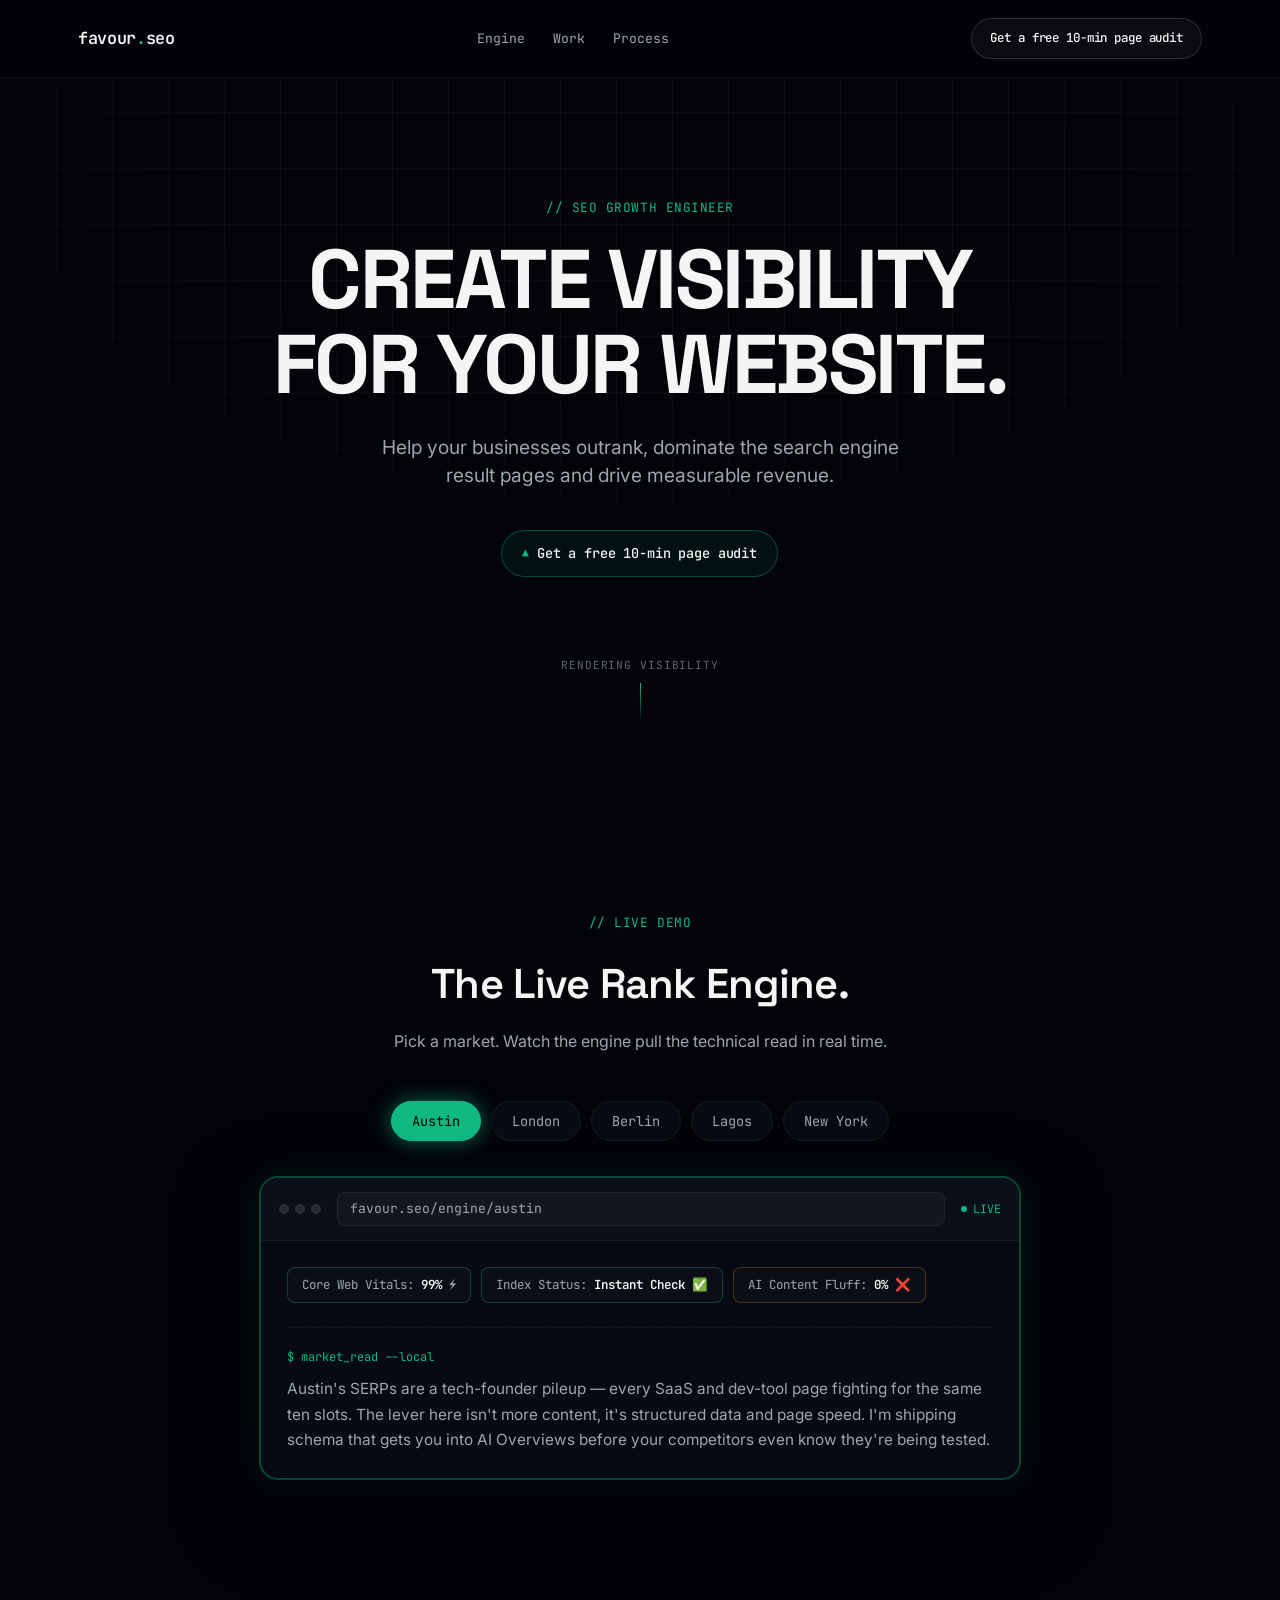
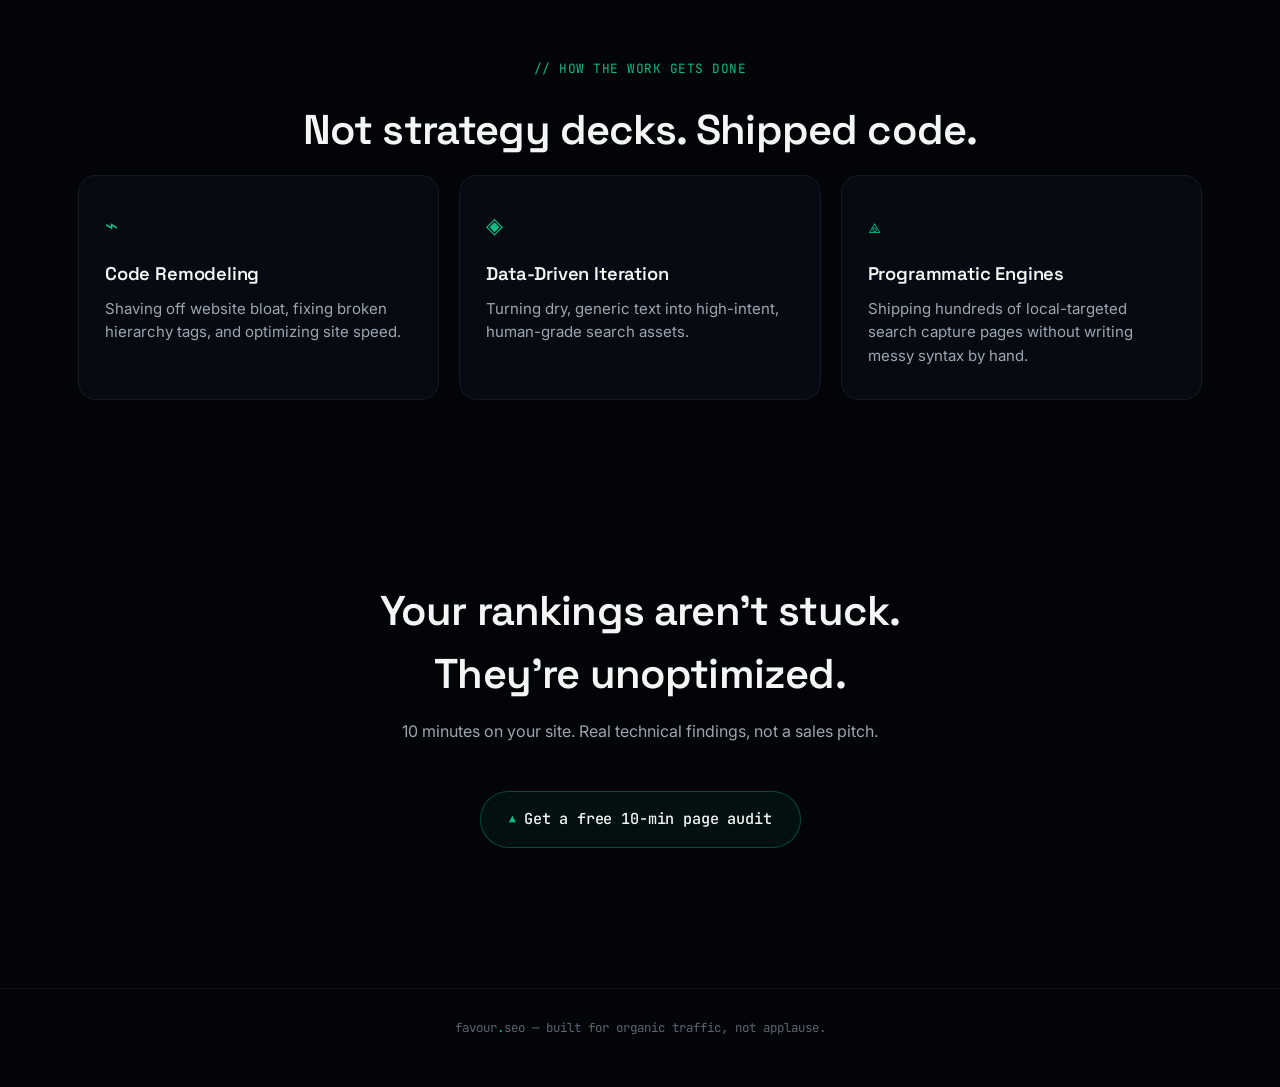
<file: index.html>
<!DOCTYPE html>
<html lang="en">
<head>
<meta name="google-site-verification" content="MePQLBrTpjNOagzNaaLOHMiqZ88nr_OdoUDaQJxGjqc" />
<meta charset="UTF-8">
<meta name="viewport" content="width=device-width, initial-scale=1.0">
<title>Favour — SEO Growth Engineer</title>
<meta name="description" content="I rebuild broken code, rewrite dead content, and ship programmatic pages that turn search traffic into revenue.">
<link rel="preconnect" href="https://fonts.googleapis.com">
<link rel="preconnect" href="https://fonts.gstatic.com" crossorigin>
<link href="https://fonts.googleapis.com/css2?family=Space+Grotesk:wght@500;600;700&family=Inter:wght@400;500;600&family=JetBrains+Mono:wght@400;500;600&display=swap" rel="stylesheet">
<link rel="stylesheet" href="style.css">
<meta name="google-site-verification" content="MePQLBrTpjNOagzNaaLOHMiqZ88nr_OdoUDaQJxGjqc" />
</head>
<body>

<div class="grid-overlay" aria-hidden="true"></div>

<!-- ============ NAV ============ -->
<header class="nav">
  <div class="nav-inner">
    <a href="#top" class="logo">favour<span class="dot">.</span>seo</a>
    <nav class="nav-links">
      <a href="#engine">Engine</a>
      <a href="#work">Work</a>
      <a href="#process">Process</a>
    </nav>
    <a href="#audit" class="btn btn-nav">Get a free 10-min page audit</a>
  </div>
</header>

<main id="top">

  <!-- ============ HERO ============ -->
  <section class="hero">
    <p class="eyebrow">// SEO GROWTH ENGINEER</p>
    <h1 class="hero-headline">CREATE VISIBILITY<br>FOR YOUR WEBSITE.</h1>
    <p class="hero-sub">Help your businesses outrank, dominate the search engine result pages and drive measurable revenue.</p>
    <a href="#audit" class="btn btn-primary btn-pulse">
      <span class="btn-icon">▲</span> Get a free 10-min page audit
    </a>

    <div class="scroll-cue" aria-hidden="true">
      <span>rendering visibility</span>
      <div class="scroll-line"></div>
    </div>
  </section>

  <!-- ============ LIVE RANK ENGINE ============ -->
  <section class="engine-section" id="engine">
    <p class="section-eyebrow">// LIVE DEMO</p>
    <h2 class="section-title">The Live Rank Engine.</h2>
    <p class="section-sub">Pick a market. Watch the engine pull the technical read in real time.</p>

    <div class="city-pills" id="cityPills" role="tablist" aria-label="Select a market">
      <button class="pill is-active" data-city="austin" role="tab" aria-selected="true">Austin</button>
      <button class="pill" data-city="london" role="tab" aria-selected="false">London</button>
      <button class="pill" data-city="berlin" role="tab" aria-selected="false">Berlin</button>
      <button class="pill" data-city="lagos" role="tab" aria-selected="false">Lagos</button>
      <button class="pill" data-city="newyork" role="tab" aria-selected="false">New York</button>
    </div>

    <div class="terminal" id="terminal">
      <div class="terminal-chrome">
        <div class="terminal-dots"><span></span><span></span><span></span></div>
        <div class="url-bar" id="urlBar">favour.seo/engine/austin</div>
        <div class="terminal-status"><span class="live-dot"></span>LIVE</div>
      </div>

      <div class="terminal-body">
        <div class="metric-row" id="metricRow">
          <div class="metric-pill metric-good">Core Web Vitals: <strong>99%</strong> ⚡</div>
          <div class="metric-pill metric-good">Index Status: <strong>Instant Check</strong> ✅</div>
          <div class="metric-pill metric-bad">AI Content Fluff: <strong>0%</strong> ❌</div>
        </div>

        <div class="market-readout" id="marketReadout">
          <span class="readout-label">$ market_read --local</span>
          <p id="marketText"></p>
        </div>
      </div>
    </div>
  </section>

  <!-- ============ TACTICAL VALUE CARDS ============ -->
  <section class="bento-section" id="work">
    <p class="section-eyebrow">// HOW THE WORK GETS DONE</p>
    <h2 class="section-title">Not strategy decks. Shipped code.</h2>

    <div class="bento-grid">
      <article class="bento-card">
        <div class="bento-icon">⌁</div>
        <h3>Code Remodeling</h3>
        <p>Shaving off website bloat, fixing broken hierarchy tags, and optimizing site speed.</p>
      </article>

      <article class="bento-card">
        <div class="bento-icon">◈</div>
        <h3>Data-Driven Iteration</h3>
        <p>Turning dry, generic text into high-intent, human-grade search assets.</p>
      </article>

      <article class="bento-card">
        <div class="bento-icon">⟁</div>
        <h3>Programmatic Engines</h3>
        <p>Shipping hundreds of local-targeted search capture pages without writing messy syntax by hand.</p>
      </article>
    </div>
  </section>

  <!-- ============ FINAL CTA ============ -->
  <section class="final-cta" id="audit">
    <h2 class="section-title">Your rankings aren't stuck. They're unoptimized.</h2>
    <p class="section-sub">10 minutes on your site. Real technical findings, not a sales pitch.</p>
    <a href="mailto:hello@favour.seo" class="btn btn-primary btn-pulse btn-lg">
      <span class="btn-icon">▲</span> Get a free 10-min page audit
    </a>
  </section>

</main>

<footer class="footer">
  <p>favour<span class="dot">.</span>seo — built for organic traffic, not applause.</p>
</footer>

<script>
  const cityData = {
    austin: {
      slug: "austin",
      text: "Austin's SERPs are a tech-founder pileup — every SaaS and dev-tool page fighting for the same ten slots. The lever here isn't more content, it's structured data and page speed. I'm shipping schema that gets you into AI Overviews before your competitors even know they're being tested."
    },
    london: {
      slug: "london",
      text: "London search is enterprise-dense and trust-gated — Google weighs authority signals harder here than almost any other market. I'm restructuring internal linking and E-E-A-T signals so a 15-year-old site actually outranks a funded competitor's brand-new one."
    },
    berlin: {
      slug: "berlin",
      text: "Berlin's e-commerce market runs on DACH-specific intent and strict schema hygiene — half the local competition is still shipping unindexed JS-rendered product pages. I'm fixing render-blocking scripts and shipping GDPR-clean structured data that actually gets crawled."
    },
    lagos: {
      slug: "lagos",
      text: "Lagos is mobile-first and bandwidth-starved — a 4-second load time is a dead page here. I'm stripping unused JS, compressing above-the-fold assets, and building for 3G realities so your site ranks on the device your actual customers are holding."
    },
    newyork: {
      slug: "new-york",
      text: "New York is the most saturated result page on the planet — every vertical is pay-to-play. The only way in is technical precision: sub-second TTFB, flawless crawl budget allocation, and content built for query intent instead of keyword stuffing."
    }
  };

  const pills = document.querySelectorAll('.pill');
  const urlBar = document.getElementById('urlBar');
  const marketText = document.getElementById('marketText');
  const terminal = document.getElementById('terminal');

  function renderCity(key) {
    const data = cityData[key];
    urlBar.textContent = `favour.seo/engine/${data.slug}`;
    terminal.classList.remove('is-updating');
    void terminal.offsetWidth; // restart animation
    terminal.classList.add('is-updating');
    marketText.style.opacity = 0;
    setTimeout(() => {
      marketText.textContent = data.text;
      marketText.style.opacity = 1;
    }, 180);
  }

  pills.forEach(pill => {
    pill.addEventListener('click', () => {
      pills.forEach(p => { p.classList.remove('is-active'); p.setAttribute('aria-selected','false'); });
      pill.classList.add('is-active');
      pill.setAttribute('aria-selected','true');
      renderCity(pill.dataset.city);
    });
  });

  renderCity('austin');
</script>

</body>
</html>
</file>
<file: style.css>
/* ============================================
   TOKENS
   ============================================ */
:root {
  --bg-void:        #020408;
  --bg-panel:       #070A12;
  --bg-panel-2:     #0B0F1A;
  --border-soft:    rgba(255,255,255,0.06);
  --border-strong:  rgba(255,255,255,0.14);
  --accent:         #10B981;
  --accent-dim:     rgba(16,185,129,0.35);
  --accent-glow:    rgba(16,185,129,0.55);
  --warn:           #F59E0B;
  --text-hi:        #F3F6F4;
  --text-mid:       #9CA6AF;
  --text-low:       #5C6670;

  --font-display: 'Space Grotesk', sans-serif;
  --font-body:    'Inter', sans-serif;
  --font-mono:    'JetBrains Mono', monospace;
}

* { margin: 0; padding: 0; box-sizing: border-box; }

html { scroll-behavior: smooth; }

body {
  background: var(--bg-void);
  color: var(--text-hi);
  font-family: var(--font-body);
  line-height: 1.5;
  -webkit-font-smoothing: antialiased;
  overflow-x: hidden;
}

a { color: inherit; text-decoration: none; }

::selection { background: var(--accent-dim); color: var(--text-hi); }

:focus-visible {
  outline: 2px solid var(--accent);
  outline-offset: 3px;
}

/* ============================================
   BACKGROUND GRID
   ============================================ */
.grid-overlay {
  position: fixed;
  inset: 0;
  z-index: 0;
  pointer-events: none;
  background-image:
    linear-gradient(rgba(255,255,255,0.035) 1px, transparent 1px),
    linear-gradient(90deg, rgba(255,255,255,0.035) 1px, transparent 1px);
  background-size: 56px 56px;
  animation: gridDrift 30s linear infinite;
  mask-image: radial-gradient(ellipse 80% 60% at 50% 20%, black 40%, transparent 90%);
}

@keyframes gridDrift {
  0%   { background-position: 0 0, 0 0; }
  100% { background-position: 56px 112px, 56px 112px; }
}

/* ============================================
   NAV
   ============================================ */
.nav {
  position: sticky;
  top: 0;
  z-index: 50;
  background: rgba(2,4,8,0.72);
  backdrop-filter: blur(14px);
  border-bottom: 1px solid var(--border-soft);
}

.nav-inner {
  max-width: 1180px;
  margin: 0 auto;
  padding: 18px 28px;
  display: flex;
  align-items: center;
  justify-content: space-between;
  gap: 24px;
}

.logo {
  font-family: var(--font-mono);
  font-weight: 600;
  font-size: 1.05rem;
  letter-spacing: -0.02em;
}
.logo .dot { color: var(--accent); }

.nav-links {
  display: flex;
  gap: 28px;
  font-family: var(--font-mono);
  font-size: 0.82rem;
  color: var(--text-mid);
}
.nav-links a { transition: color 0.2s ease; }
.nav-links a:hover { color: var(--accent); }

/* ============================================
   BUTTONS
   ============================================ */
.btn {
  display: inline-flex;
  align-items: center;
  gap: 8px;
  font-family: var(--font-mono);
  font-weight: 500;
  font-size: 0.85rem;
  letter-spacing: -0.01em;
  padding: 12px 20px;
  border-radius: 999px;
  border: 1px solid var(--border-strong);
  background: rgba(255,255,255,0.04);
  backdrop-filter: blur(10px);
  cursor: pointer;
  white-space: nowrap;
  transition: border-color 0.25s ease, box-shadow 0.25s ease, transform 0.25s ease, background 0.25s ease;
}

.btn-icon { color: var(--accent); font-size: 0.7rem; }

.btn-nav { padding: 10px 18px; font-size: 0.78rem; }

.btn-primary {
  border-color: var(--accent-dim);
  background: rgba(16,185,129,0.07);
}

.btn-lg { padding: 16px 28px; font-size: 0.95rem; }

.btn:hover {
  transform: translateY(-2px);
  border-color: var(--accent);
  box-shadow: 0 0 24px var(--accent-glow), 0 0 60px rgba(16,185,129,0.15);
  background: rgba(16,185,129,0.14);
  animation: none;
}

@keyframes btnPulse {
  0%, 100% { box-shadow: 0 0 0 rgba(16,185,129,0); }
  50%      { box-shadow: 0 0 18px rgba(16,185,129,0.28); }
}
.btn-pulse { animation: btnPulse 2.6s ease-in-out infinite; }

/* ============================================
   HERO
   ============================================ */
.hero {
  position: relative;
  z-index: 1;
  max-width: 900px;
  margin: 0 auto;
  padding: 120px 28px 100px;
  text-align: center;
}

.eyebrow, .section-eyebrow {
  font-family: var(--font-mono);
  font-size: 0.8rem;
  color: var(--accent);
  letter-spacing: 0.04em;
  margin-bottom: 20px;
}

.hero-headline {
  font-family: var(--font-display);
  font-weight: 700;
  font-size: clamp(2.6rem, 7vw, 5.2rem);
  line-height: 1.02;
  letter-spacing: -0.03em;
  color: var(--text-hi);
  margin-bottom: 26px;
}

.hero-sub {
  font-size: clamp(1rem, 2vw, 1.2rem);
  color: var(--text-mid);
  max-width: 560px;
  margin: 0 auto 40px;
}

.scroll-cue {
  margin-top: 80px;
  display: flex;
  flex-direction: column;
  align-items: center;
  gap: 10px;
  color: var(--text-low);
  font-family: var(--font-mono);
  font-size: 0.7rem;
  letter-spacing: 0.08em;
  text-transform: uppercase;
}
.scroll-line {
  width: 1px;
  height: 40px;
  background: linear-gradient(var(--accent), transparent);
  animation: scrollPulse 2s ease-in-out infinite;
}
@keyframes scrollPulse {
  0%, 100% { opacity: 0.2; }
  50% { opacity: 1; }
}

/* ============================================
   SECTION SHARED
   ============================================ */
section {
  position: relative;
  z-index: 1;
  max-width: 1180px;
  margin: 0 auto;
  padding: 90px 28px;
}

.section-title {
  font-family: var(--font-display);
  font-weight: 600;
  font-size: clamp(1.8rem, 4vw, 2.6rem);
  letter-spacing: -0.02em;
  margin-bottom: 14px;
  text-align: center;
}

.section-sub {
  color: var(--text-mid);
  text-align: center;
  max-width: 520px;
  margin: 0 auto 48px;
  font-size: 1rem;
}

.engine-section .section-eyebrow,
.bento-section .section-eyebrow { text-align: center; }

/* ============================================
   CITY PILLS
   ============================================ */
.city-pills {
  display: flex;
  flex-wrap: wrap;
  justify-content: center;
  gap: 10px;
  margin-bottom: 36px;
}

.pill {
  font-family: var(--font-mono);
  font-size: 0.85rem;
  color: var(--text-mid);
  background: var(--bg-panel);
  border: 1px solid var(--border-soft);
  border-radius: 999px;
  padding: 10px 20px;
  cursor: pointer;
  transition: all 0.2s ease;
}

.pill:hover {
  color: var(--text-hi);
  border-color: var(--border-strong);
}

.pill.is-active {
  color: var(--bg-void);
  background: var(--accent);
  border-color: var(--accent);
  box-shadow: 0 0 20px var(--accent-glow);
}

/* ============================================
   TERMINAL / LIVE RANK ENGINE
   ============================================ */
.terminal {
  max-width: 760px;
  margin: 0 auto;
  background: var(--bg-panel);
  border: 1px solid var(--border-soft);
  border-radius: 18px;
  overflow: hidden;
  box-shadow: 0 30px 80px rgba(0,0,0,0.5);
  transition: box-shadow 0.3s ease, border-color 0.3s ease;
}

.terminal.is-updating {
  border-color: var(--accent-dim);
  box-shadow: 0 0 0 1px var(--accent-dim), 0 30px 80px rgba(0,0,0,0.5), 0 0 40px rgba(16,185,129,0.12);
}

.terminal-chrome {
  display: flex;
  align-items: center;
  gap: 16px;
  padding: 14px 18px;
  background: var(--bg-panel-2);
  border-bottom: 1px solid var(--border-soft);
}

.terminal-dots { display: flex; gap: 6px; flex-shrink: 0; }
.terminal-dots span {
  width: 10px; height: 10px; border-radius: 50%;
  background: rgba(255,255,255,0.12);
}

.url-bar {
  flex: 1;
  font-family: var(--font-mono);
  font-size: 0.82rem;
  color: var(--text-mid);
  background: rgba(255,255,255,0.03);
  border: 1px solid var(--border-soft);
  border-radius: 8px;
  padding: 6px 12px;
  transition: color 0.3s ease;
  overflow: hidden;
  text-overflow: ellipsis;
  white-space: nowrap;
}

.terminal-status {
  display: flex;
  align-items: center;
  gap: 6px;
  font-family: var(--font-mono);
  font-size: 0.72rem;
  color: var(--accent);
  flex-shrink: 0;
}
.live-dot {
  width: 6px; height: 6px; border-radius: 50%;
  background: var(--accent);
  animation: livePulse 1.4s ease-in-out infinite;
}
@keyframes livePulse {
  0%, 100% { opacity: 1; box-shadow: 0 0 0 0 var(--accent-glow); }
  50% { opacity: 0.5; box-shadow: 0 0 0 4px rgba(16,185,129,0); }
}

.terminal-body { padding: 26px; }

.metric-row {
  display: flex;
  flex-wrap: wrap;
  gap: 10px;
  margin-bottom: 24px;
}

.metric-pill {
  font-family: var(--font-mono);
  font-size: 0.78rem;
  padding: 8px 14px;
  border-radius: 8px;
  border: 1px solid var(--border-soft);
  background: rgba(255,255,255,0.02);
  color: var(--text-mid);
}
.metric-pill strong { color: var(--text-hi); font-weight: 600; }
.metric-good { border-color: rgba(16,185,129,0.3); }
.metric-bad  { border-color: rgba(245,158,11,0.25); }

.market-readout {
  border-top: 1px dashed var(--border-soft);
  padding-top: 20px;
}

.readout-label {
  display: block;
  font-family: var(--font-mono);
  font-size: 0.75rem;
  color: var(--accent);
  margin-bottom: 10px;
}

.market-readout p {
  font-size: 0.96rem;
  color: var(--text-mid);
  line-height: 1.65;
  transition: opacity 0.25s ease;
  min-height: 4.5em;
}

/* ============================================
   BENTO GRID
   ============================================ */
.bento-grid {
  display: grid;
  grid-template-columns: repeat(3, 1fr);
  gap: 20px;
}

.bento-card {
  background: var(--bg-panel);
  border: 1px solid var(--border-soft);
  border-radius: 18px;
  padding: 32px 26px;
  transition: transform 0.3s ease, box-shadow 0.3s ease, border-color 0.3s ease;
}

.bento-card:hover {
  transform: translateY(-6px);
  border-color: var(--accent);
  box-shadow: 0 0 0 1px var(--accent-dim), 0 20px 50px rgba(0,0,0,0.4), 0 0 40px rgba(16,185,129,0.18);
}

.bento-icon {
  font-size: 1.4rem;
  color: var(--accent);
  margin-bottom: 18px;
}

.bento-card h3 {
  font-family: var(--font-display);
  font-size: 1.15rem;
  font-weight: 600;
  margin-bottom: 10px;
  letter-spacing: -0.01em;
}

.bento-card p {
  color: var(--text-mid);
  font-size: 0.94rem;
  line-height: 1.55;
}

/* ============================================
   FINAL CTA
   ============================================ */
.final-cta {
  text-align: center;
  padding-bottom: 140px;
}
.final-cta .section-title { max-width: 640px; margin-left: auto; margin-right: auto; }

/* ============================================
   FOOTER
   ============================================ */
.footer {
  position: relative;
  z-index: 1;
  text-align: center;
  padding: 30px 28px 50px;
  color: var(--text-low);
  font-family: var(--font-mono);
  font-size: 0.78rem;
  border-top: 1px solid var(--border-soft);
}
.footer .dot { color: var(--accent); }

/* ============================================
   RESPONSIVE
   ============================================ */
@media (max-width: 860px) {
  .bento-grid { grid-template-columns: 1fr; }
  .nav-links { display: none; }
  .hero { padding: 90px 22px 70px; }
  section { padding: 70px 22px; }
  .terminal-body { padding: 20px; }
}

@media (max-width: 480px) {
  .btn-nav { padding: 8px 14px; font-size: 0.72rem; }
  .metric-row { flex-direction: column; }
  .city-pills { gap: 8px; }
  .pill { padding: 8px 14px; font-size: 0.78rem; }
}

@media (prefers-reduced-motion: reduce) {
  *, *::before, *::after {
    animation-duration: 0.001ms !important;
    animation-iteration-count: 1 !important;
    transition-duration: 0.001ms !important;
  }
}
</file>
